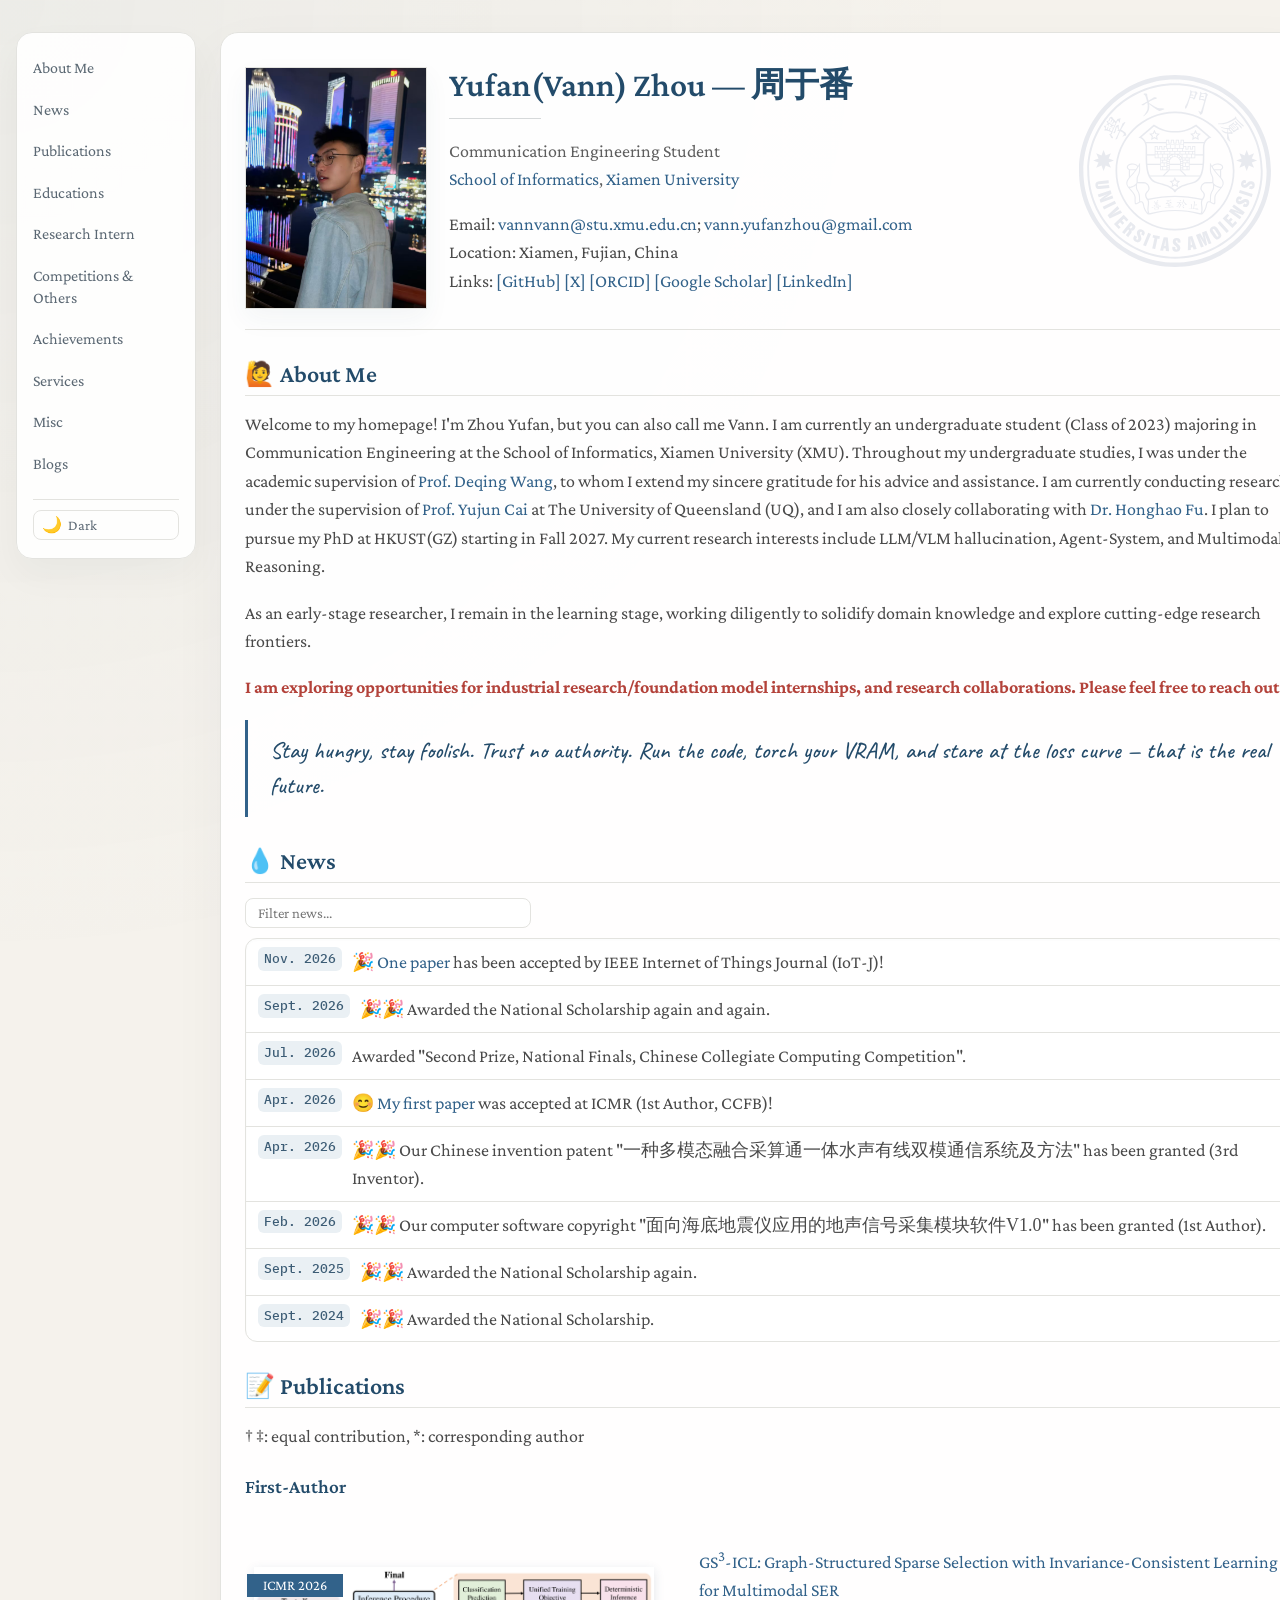
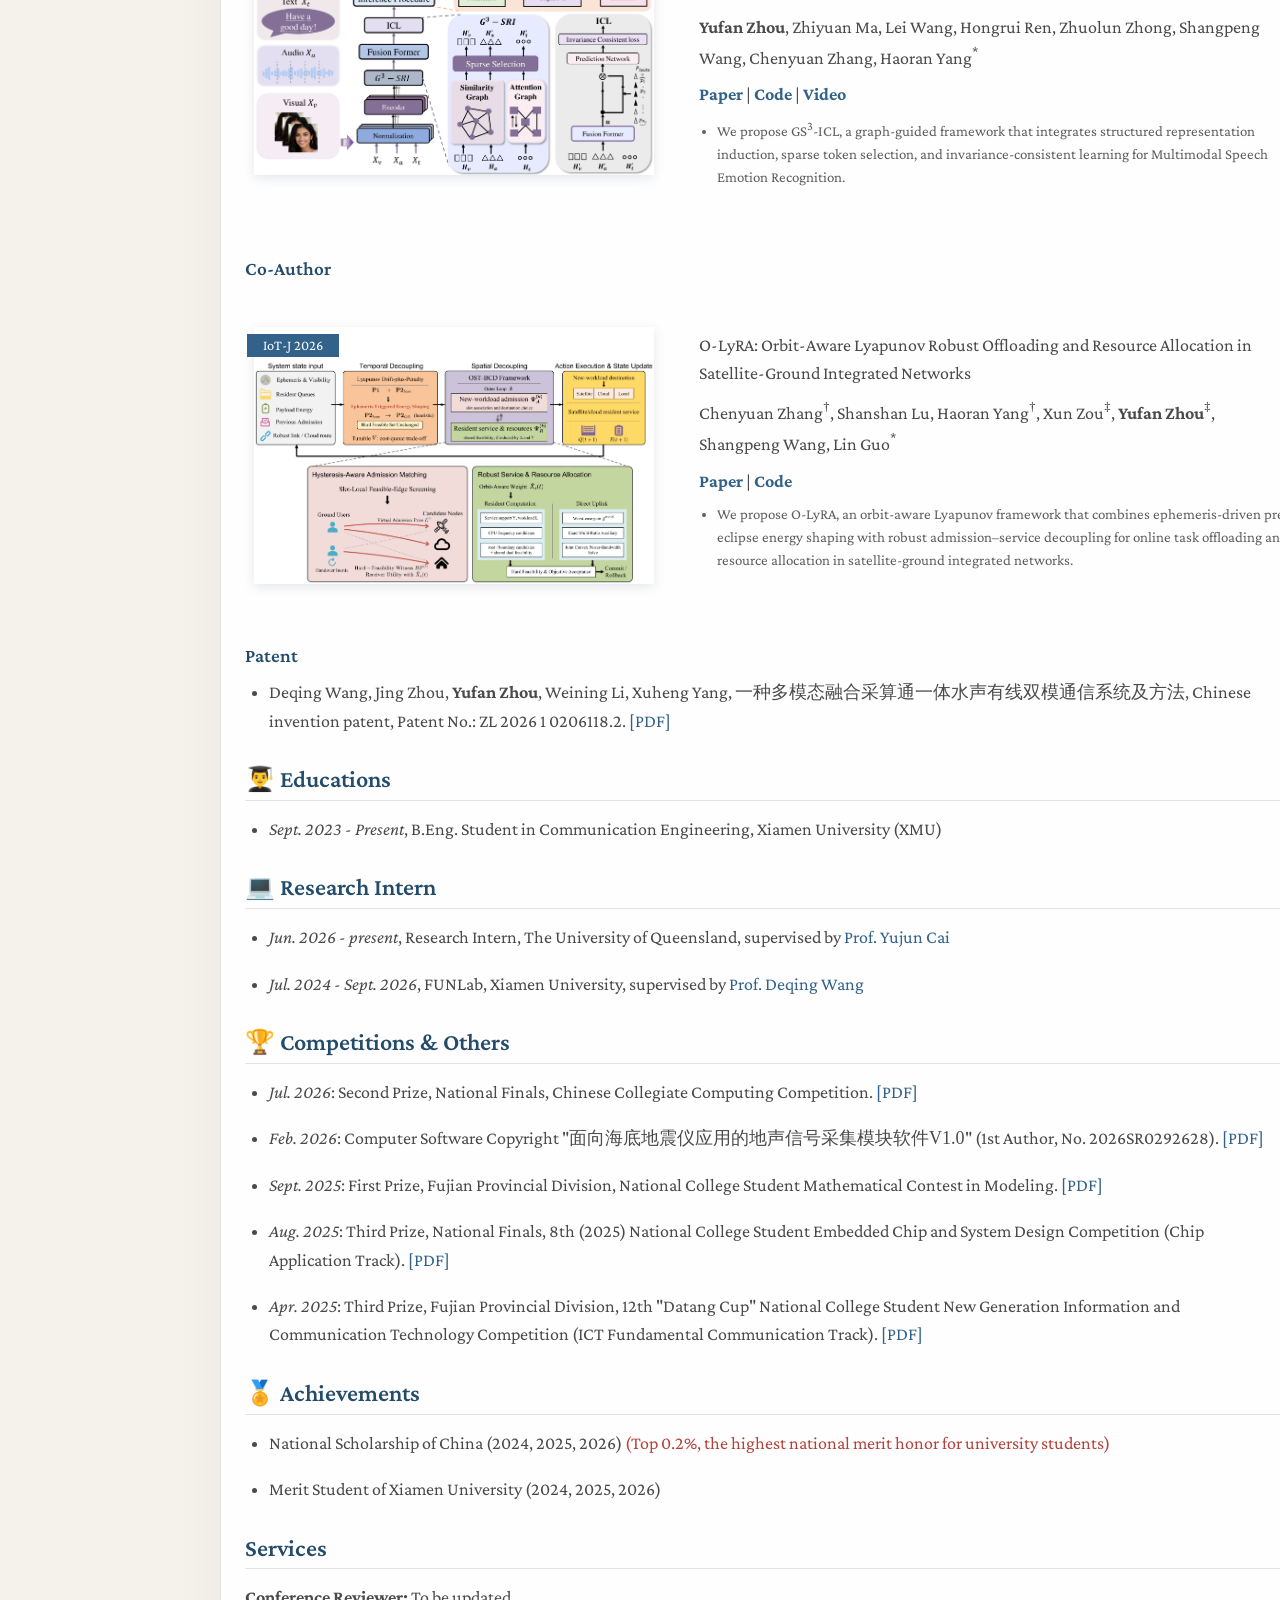
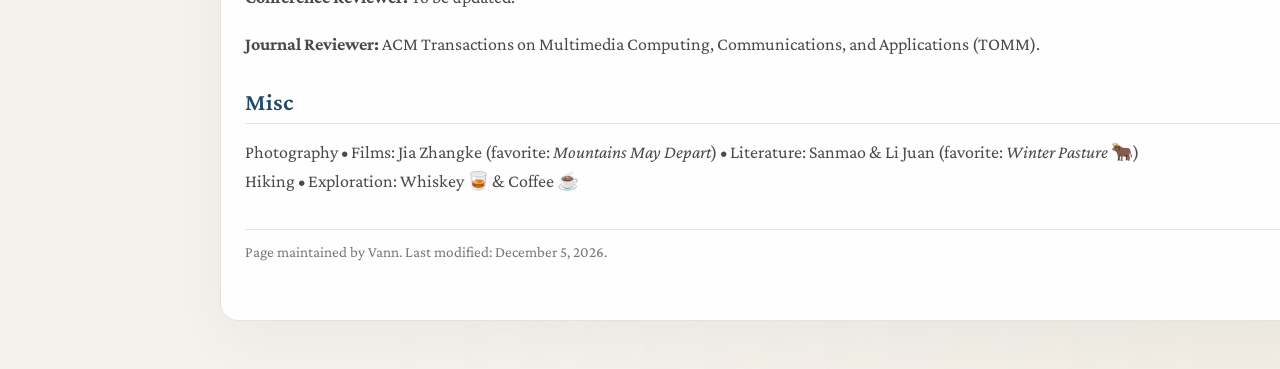
<file: index.html>
<!DOCTYPE html>
<html lang="en">
<head>
  <meta charset="utf-8">
  <meta http-equiv="X-UA-Compatible" content="IE=edge">
  <meta name="viewport" content="width=device-width, initial-scale=1">
  <title>Yufan Zhou - Vann's Home</title>
  <meta name="description" content="Personal homepage of Yufan Zhou (Vann), a Communication Engineering student at Xiamen University. Find research interests, publications, academic service, awards, and CV.">
  <meta name="keywords" content="Yufan Zhou, vann, Communication Engineering, Xiamen University, MATLAB, FPGA, signal processing, homepage">
  <meta name="theme-color" content="#ffffff">
  <link rel="canonical" href="https://yufanzhou142.github.io/">
  <link rel="icon" type="image/svg+xml" href="favicon.svg">
  <meta property="og:type" content="website">
  <meta property="og:title" content="Yufan Zhou - Vann's Home">
  <meta property="og:description" content="Personal homepage of Yufan Zhou (Vann), a Communication Engineering student at Xiamen University. Find research interests, publications, academic service, awards, and CV.">
  <meta property="og:url" content="https://yufanzhou142.github.io/">
  <meta property="og:image" content="https://yufanzhou142.github.io/assets/vann1.jpg">
  <meta property="og:site_name" content="Vann(Yufan) Zhou">
  <meta name="twitter:card" content="summary_large_image">
  <meta name="twitter:title" content="Yufan Zhou - Vann's Home">
  <meta name="twitter:description" content="Personal homepage of Yufan Zhou (Vann), a Communication Engineering student at Xiamen University. Find research interests, publications, academic service, awards, and CV.">
  <meta name="twitter:image" content="https://yufanzhou142.github.io/assets/vann1.jpg">
  <link rel="preconnect" href="https://fonts.googleapis.com">
  <link rel="preconnect" href="https://fonts.gstatic.com" crossorigin>
  <link href="https://fonts.googleapis.com/css2?family=Caveat:wght@400;500;600&family=Crimson+Pro:wght@400;500;600&family=IBM+Plex+Mono:wght@400;500&display=swap" rel="stylesheet">
  <link rel="stylesheet" href="css/style.css">
  <link rel="stylesheet" href="css/news.css">
</head>
<body>
  <div class="page">
    <div class="layout">
      <aside class="side-nav" aria-label="Section navigation">
        <a href="#about">About Me</a>
        <a href="#news">News</a>
        <a href="#papers">Publications</a>
        <a href="#educations">Educations</a>
        <a href="#research-intern">Research Intern</a>
        <a href="#competitions">Competitions &amp; Others</a>
        <a href="#achievements">Achievements</a>
        <a href="#service">Services</a>
        <a href="#misc">Misc</a>
        <a href="blog.html">Blogs</a>
        <div class="theme-toggle">
          <button type="button" class="theme-toggle-btn" id="theme-toggle" aria-label="Toggle dark mode">
            <span class="icon" id="theme-icon">🌙</span>
            <span id="theme-label">Dark</span>
          </button>
        </div>
      </aside>

      <div class="content">
        <section id="top" class="section-block intro-section">
          <div class="intro">
            <div class="intro-photo">
              <img
                src="assets/vann1.jpg"
                alt="Portrait of Yufan Zhou"
                onerror="this.onerror=null;this.src='assets/avatar-placeholder.svg';"
              >
            </div>
            <div class="intro-text">
              <h1>Yufan(Vann) Zhou — 周于番</h1>
              <div class="name-divider"></div>
              <p class="title-line">
                Communication Engineering Student<br>
                <a href="https://informatics.xmu.edu.cn/" target="_blank" rel="noreferrer">School of Informatics</a>,
                <a href="https://en.xmu.edu.cn/" target="_blank" rel="noreferrer">Xiamen University</a>
              </p>
              <p>
                Email: <a href="mailto:vannvann@stu.xmu.edu.cn">vannvann@stu.xmu.edu.cn</a>; <a href="mailto:vann.yufanzhou@gmail.com">vann.yufanzhou@gmail.com</a><br>
                Location: Xiamen, Fujian, China<br>
                Links:
                <a href="https://github.com/YuFanZhou142" target="_blank" rel="noreferrer">[GitHub]</a>
                <a href="https://x.com/vannvann142" target="_blank" rel="noreferrer">[X]</a>
                <a href="https://orcid.org/0009-0006-8266-0839" target="_blank" rel="noreferrer">[ORCID]</a>
                <a href="https://scholar.google.com/citations?user=rvM9Z9IAAAAJ&hl=zh-CN" target="_blank" rel="noreferrer">[Google Scholar]</a>
                <a href="https://www.linkedin.com/in/yufan-zhou-042987370/" target="_blank" rel="noreferrer">[LinkedIn]</a>
              </p>
            </div>
          </div>
        </section>

        <section id="about" class="section-block">
          <h2>🙋 About Me</h2>
          <p>
            Welcome to my homepage! I'm Zhou Yufan, but you can also call me Vann. I am currently an undergraduate student (Class of 2023) majoring in Communication Engineering
            at the School of Informatics, Xiamen University (XMU). Throughout my undergraduate studies, I was under the academic supervision of <a href="https://funlab2017.github.io/deqing.html" target="_blank" rel="noreferrer">Prof. Deqing Wang</a>,
            to whom I extend my sincere gratitude for his advice and assistance. I am currently conducting research under the supervision of <a href="https://vanoracai.github.io/" target="_blank" rel="noreferrer">Prof. Yujun Cai</a> at The University of Queensland (UQ),
            and I am also closely collaborating with <a href="https://romgai.github.io/" target="_blank" rel="noreferrer">Dr. Honghao Fu</a>.
            I plan to pursue my PhD at HKUST(GZ) starting in Fall 2027.
            My current research interests include LLM/VLM hallucination, Agent-System,
            and Multimodal Reasoning.
          </p>
          <p>
            As an early-stage researcher, I remain in the learning stage, working diligently to solidify domain knowledge and explore cutting-edge research frontiers.
          </p>
          <p>
            <strong class="text-accent">I am exploring opportunities for industrial research/foundation model internships, and research collaborations. Please feel free to reach out!</strong>
          </p>
          <p class="motto">
            Stay hungry, stay foolish. Trust no authority. Run the code, torch your VRAM, and stare at the loss
            curve — that is the real future.
          </p>
        </section>

        <section id="news" class="section-block">
          <h2>💧 News</h2>
          <div class="news-container">
            <div class="news-filter">
              <input type="text" id="newsFilterInput" placeholder="Filter news..." aria-label="Filter news">
            </div>
            <div class="news-list" id="newsList">
              <div class="news-item" data-date="2026-11">
                <div class="news-date-block">Nov. 2026</div>
                <div class="news-content">🎉 <a href="#paper-olyra">One paper</a> has been accepted by IEEE Internet of Things Journal (IoT-J)!</div>
              </div>
              <div class="news-item" data-date="2026-09">
                <div class="news-date-block">Sept. 2026</div>
                <div class="news-content">🎉🎉 Awarded the National Scholarship again and again.</div>
              </div>
              <div class="news-item" data-date="2026-07">
                <div class="news-date-block">Jul. 2026</div>
                <div class="news-content">Awarded "Second Prize, National Finals, Chinese Collegiate Computing Competition".</div>
              </div>
              <div class="news-item" data-date="2026-04">
                <div class="news-date-block">Apr. 2026</div>
                <div class="news-content">😊 <a href="#paper-gs3-icl">My first paper</a> was accepted at ICMR (1st Author, CCFB)!</div>
              </div>
              <div class="news-item" data-date="2026-04">
                <div class="news-date-block">Apr. 2026</div>
                <div class="news-content">🎉🎉 Our Chinese invention patent "<span class="zh-song">一种多模态融合采算通一体水声有线双模通信系统及方法</span>" has been granted (3rd Inventor).</div>
              </div>
              <div class="news-item" data-date="2026-02">
                <div class="news-date-block">Feb. 2026</div>
                <div class="news-content">🎉🎉 Our computer software copyright "<span class="zh-song">面向海底地震仪应用的地声信号采集模块软件V1.0</span>" has been granted (1st Author).</div>
              </div>
              <div class="news-item" data-date="2025-09">
                <div class="news-date-block">Sept. 2025</div>
                <div class="news-content">🎉🎉 Awarded the National Scholarship again.</div>
              </div>
              <div class="news-item" data-date="2024-09">
                <div class="news-date-block">Sept. 2024</div>
                <div class="news-content">🎉🎉 Awarded the National Scholarship.</div>
              </div>
            </div>
          </div>
        </section>

        <section id="papers" class="section-block">
          <h2>📝 Publications</h2>
          <p>† ‡: equal contribution, *: corresponding author</p>

          <h3 class="publication-subheading">First-Author</h3>
          <div class="paper-box" id="paper-gs3-icl">
            <div class="paper-box-image">
              <div>
                <div class="badge">ICMR 2026</div>
                <img src="paper-fig/icmr-ser/method.png" alt="GS³-ICL method overview" width="100%">
              </div>
            </div>
            <div class="paper-box-text">
              <p><a href="https://doi.org/10.1145/3805622.3810766" target="_blank" rel="noreferrer noopener">GS<sup>3</sup>-ICL: Graph-Structured Sparse Selection with Invariance-Consistent Learning for Multimodal SER</a></p>
              <p><strong>Yufan Zhou</strong>, Zhiyuan Ma, Lei Wang, Hongrui Ren, Zhuolun Zhong, Shangpeng Wang, Chenyuan Zhang, Haoran Yang<sup>*</sup></p>
              <p><a href="assets/files/GS3-ICL.pdf" target="_blank" rel="noreferrer noopener"><strong>Paper</strong></a> | <a href="https://github.com/YuFanZhou142/GS3-ICL" target="_blank" rel="noreferrer noopener"><strong>Code</strong></a> | <a href="https://www.youtube.com/watch?v=BfheLvAfwCc" target="_blank" rel="noreferrer noopener"><strong>Video</strong></a></p>
              <ul>
                <li>We propose GS<sup>3</sup>-ICL, a graph-guided framework that integrates structured representation induction, sparse token selection, and invariance-consistent learning for Multimodal Speech Emotion Recognition.</li>
              </ul>
            </div>
          </div>

          <h3 class="publication-subheading">Co-Author</h3>
          <div class="paper-box" id="paper-olyra">
            <div class="paper-box-image">
              <div>
                <div class="badge">IoT-J 2026</div>
                <img src="paper-fig/iotj-olyra/method.png" alt="O-LyRA framework overview" width="100%">
              </div>
            </div>
            <div class="paper-box-text">
              <p>O-LyRA: Orbit-Aware Lyapunov Robust Offloading and Resource Allocation in Satellite-Ground Integrated Networks</p>
              <p>Chenyuan Zhang<sup>†</sup>, Shanshan Lu, Haoran Yang<sup>†</sup>, Xun Zou<sup>‡</sup>, <strong>Yufan Zhou</strong><sup>‡</sup>, Shangpeng Wang, Lin Guo<sup>*</sup></p>
              <p><a href="assets/files/o-lyra.pdf" target="_blank" rel="noreferrer noopener"><strong>Paper</strong></a> | <a href="https://github.com/chenyuan-star/CSTK" target="_blank" rel="noreferrer noopener"><strong>Code</strong></a></p>
              <ul>
                <li>We propose O-LyRA, an orbit-aware Lyapunov framework that combines ephemeris-driven pre-eclipse energy shaping with robust admission–service decoupling for online task offloading and resource allocation in satellite-ground integrated networks.</li>
              </ul>
            </div>
          </div>

          <h3 class="publication-subheading">Patent</h3>
          <ul>
            <li>
              <p>Deqing Wang, Jing Zhou, <strong>Yufan Zhou</strong>, Weining Li, Xuheng Yang, <span class="zh-song">一种多模态融合采算通一体水声有线双模通信系统及方法</span>, Chinese invention patent, Patent No.: ZL 2026 1 0206118.2. <a href="assets/files/chinese-invention-patent-2026-certificate.pdf" target="_blank" rel="noreferrer noopener">[PDF]</a></p>
            </li>
          </ul>

        </section>

        <section id="educations" class="section-block">
          <h2>👨‍🎓 Educations</h2>
          <ul>
            <li>
              <p><em>Sept. 2023 - Present</em>, B.Eng. Student in Communication Engineering, Xiamen University (XMU)</p>
            </li>
          </ul>
        </section>

        <section id="research-intern" class="section-block">
          <h2>💻 Research Intern</h2>
          <ul>
            <li>
              <p><em>Jun. 2026 - present</em>, Research Intern, The University of Queensland, supervised by <a href="https://vanoracai.github.io/" target="_blank" rel="noreferrer noopener">Prof. Yujun Cai</a></p>
            </li>
            <li>
              <p><em>Jul. 2024 - Sept. 2026</em>, FUNLab, Xiamen University, supervised by <a href="https://funlab2017.github.io/deqing.html" target="_blank" rel="noreferrer noopener">Prof. Deqing Wang</a></p>
            </li>
          </ul>
        </section>

        <section id="competitions" class="section-block">
          <h2>🏆 Competitions &amp; Others</h2>
          <ul>
            <li>
              <p><em>Jul. 2026</em>: Second Prize, National Finals, Chinese Collegiate Computing Competition. <a href="assets/files/computing-competition-2026-certificate.pdf" target="_blank" rel="noreferrer">[PDF]</a></p>
            </li>
            <li>
              <p><em>Feb. 2026</em>: Computer Software Copyright "<span class="zh-song">面向海底地震仪应用的地声信号采集模块软件V1.0</span>" (1st Author, No. 2026SR0292628). <a href="assets/files/Certificate of Computer Software Copyright Registration.pdf" target="_blank" rel="noreferrer">[PDF]</a></p>
            </li>
            <li>
              <p><em>Sept. 2025</em>: First Prize, Fujian Provincial Division, National College Student Mathematical Contest in Modeling. <a href="assets/files/math-modeling-2025-proof.pdf" target="_blank" rel="noreferrer">[PDF]</a></p>
            </li>
            <li>
              <p><em>Aug. 2025</em>: Third Prize, National Finals, 8th (2025) National College Student Embedded Chip and System Design Competition (Chip Application Track). <a href="assets/files/embedded-competition-2025-proof.pdf" target="_blank" rel="noreferrer">[PDF]</a></p>
            </li>
            <li>
              <p><em>Apr. 2025</em>: Third Prize, Fujian Provincial Division, 12th "Datang Cup" National College Student New Generation Information and Communication Technology Competition (ICT Fundamental Communication Track). <a href="assets/files/datang-cup-2025-proof.pdf" target="_blank" rel="noreferrer">[PDF]</a></p>
            </li>
          </ul>
        </section>

        <section id="achievements" class="section-block">
          <h2>🏅 Achievements</h2>
          <ul>
            <li><p>National Scholarship of China (2024, 2025, 2026) <span class="text-accent">(Top 0.2%, the highest national merit honor for university students)</span></p></li>
            <li><p>Merit Student of Xiamen University (2024, 2025, 2026)</p></li>
          </ul>
        </section>

        <section id="service" class="section-block">
          <h2>Services</h2>
          <p><strong>Conference Reviewer:</strong> To be updated.</p>
          <p><strong>Journal Reviewer:</strong> ACM Transactions on Multimedia Computing, Communications, and Applications (TOMM).</p>
        </section>

        <section id="misc" class="section-block">
          <h2>Misc</h2>
          <p>
            Photography • Films: Jia Zhangke (favorite: <em>Mountains May Depart</em>) • Literature: Sanmao &amp; Li Juan (favorite: <em>Winter Pasture</em> 🐂)<br>
            Hiking • Exploration: Whiskey 🥃 &amp; Coffee ☕
          </p>
        </section>

        <div class="footer-note">
          Page maintained by Vann. Last modified: <span id="last-modified">July 11, 2026</span>.
        </div>
      </div>
    </div>
  </div>
<script>
  (function() {
    var root = document.documentElement;
    var btn = document.getElementById('theme-toggle');
    var icon = document.getElementById('theme-icon');
    var label = document.getElementById('theme-label');

    function getStored() { return localStorage.getItem('theme'); }
    function isDark() {
      return getStored() === 'dark';
    }

    function apply(dark) {
      if (dark) {
        root.setAttribute('data-theme', 'dark');
        icon.textContent = '☀️';
        label.textContent = 'Light';
      } else {
        root.setAttribute('data-theme', 'light');
        icon.textContent = '🌙';
        label.textContent = 'Dark';
      }
      document.querySelector('meta[name="theme-color"]')
        .setAttribute('content', dark ? '#111827' : '#ffffff');
    }

    apply(isDark());

    btn.addEventListener('click', function() {
      var next = !isDark();
      localStorage.setItem('theme', next ? 'dark' : 'light');
      apply(next);
    });
  })();
</script>
<script>
  (function() {
    var months = ['January','February','March','April','May','June','July','August','September','October','November','December'];
    var d = new Date(document.lastModified);
    var formatted = months[d.getMonth()] + ' ' + d.getDate() + ', ' + d.getFullYear();
    var el = document.getElementById('last-modified');
    if (el) el.textContent = formatted;
  })();
</script>
<script src="https://cdnjs.cloudflare.com/ajax/libs/jquery/3.7.1/jquery.min.js"></script>
<script src="js/news-filter.js"></script>
</body>
</html>
</file>
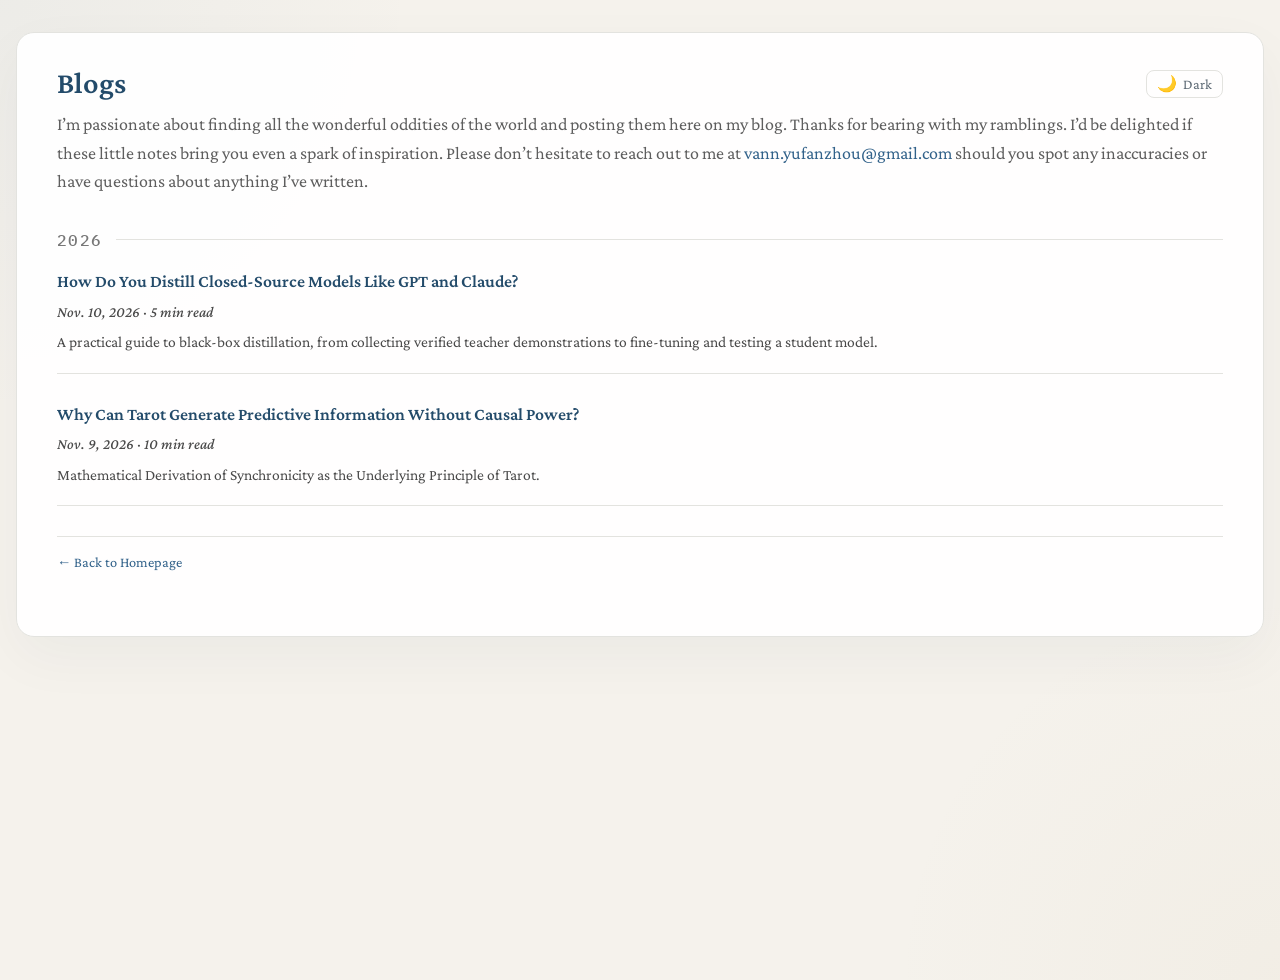
<file: blog.html>
<!DOCTYPE html>
<html lang="en">
<head>
  <meta charset="utf-8">
  <meta http-equiv="X-UA-Compatible" content="IE=edge">
  <meta name="viewport" content="width=device-width, initial-scale=1">
  <title>Yufan Zhou — Blogs</title>
  <meta name="description" content="Blog posts by Yufan Zhou (Vann), a Communication Engineering student at Xiamen University, on multimodal reasoning, LLM/VLM hallucination, and agent systems.">
  <meta name="theme-color" content="#ffffff">
  <link rel="canonical" href="https://yufanzhou142.github.io/blog.html">
  <link rel="icon" type="image/svg+xml" href="favicon.svg">
  <meta property="og:type" content="website">
  <meta property="og:title" content="Yufan Zhou — Blogs">
  <meta property="og:description" content="Blog posts by Yufan Zhou (Vann) on multimodal reasoning, LLM/VLM hallucination, and agent systems.">
  <meta property="og:url" content="https://yufanzhou142.github.io/blog.html">
  <meta property="og:image" content="https://yufanzhou142.github.io/assets/vann1.jpg">
  <meta property="og:site_name" content="Vann(Yufan) Zhou">
  <meta name="twitter:card" content="summary_large_image">
  <meta name="twitter:title" content="Yufan Zhou — Blogs">
  <meta name="twitter:description" content="Blog posts by Yufan Zhou (Vann) on multimodal reasoning, LLM/VLM hallucination, and agent systems.">
  <meta name="twitter:image" content="https://yufanzhou142.github.io/assets/vann1.jpg">
  <link rel="preconnect" href="https://fonts.googleapis.com">
  <link rel="preconnect" href="https://fonts.gstatic.com" crossorigin>
  <link href="https://fonts.googleapis.com/css2?family=Crimson+Pro:wght@400;500;600&family=IBM+Plex+Mono:wght@400;500&display=swap" rel="stylesheet">
  <link rel="stylesheet" href="css/style.css">
  <link rel="stylesheet" href="css/blog.css">
</head>
<body>
  <div class="page blog-page">
    <div class="content">
      <div class="blog-topbar">
        <h1>Blogs</h1>
        <button type="button" class="theme-toggle-btn blog-theme" id="theme-toggle" aria-label="Toggle dark mode">
          <span class="icon" id="theme-icon">🌙</span>
          <span id="theme-label">Dark</span>
        </button>
      </div>

      <p class="blog-intro">
        I’m passionate about finding all the wonderful oddities of the world and posting them here on my blog. Thanks for bearing with my ramblings. I’d be delighted if these little notes bring you even a spark of inspiration. Please don’t hesitate to reach out to me at <a href="mailto:vann.yufanzhou@gmail.com">vann.yufanzhou@gmail.com</a> should you spot any inaccuracies or have questions about anything I’ve written.
      </p>

      <section class="archive-year">
        <h2 class="archive-year-label">2026</h2>
        <ul class="archive-list">
          <li class="archive-item">
            <a class="archive-title" href="posts/vann-distillation1.html">How Do You Distill Closed-Source Models Like GPT and Claude?</a>
            <div class="archive-meta">Nov. 10, 2026 · 5 min read</div>
            <p class="archive-excerpt">A practical guide to black-box distillation, from collecting verified teacher demonstrations to fine-tuning and testing a student model.</p>
          </li>
          <li class="archive-item">
            <a class="archive-title" href="posts/vann-tarot1.html">Why Can Tarot Generate Predictive Information Without Causal Power?</a>
            <div class="archive-meta">Nov. 9, 2026 · 10 min read</div>
            <p class="archive-excerpt">Mathematical Derivation of Synchronicity as the Underlying Principle of Tarot.</p>
          </li>
        </ul>
      </section>

      <p class="blog-footer">
        <a href="index.html">&larr; Back to Homepage</a>
      </p>
    </div>
  </div>

<script>
  (function() {
    var root = document.documentElement;
    var btn = document.getElementById('theme-toggle');
    var icon = document.getElementById('theme-icon');
    var label = document.getElementById('theme-label');

    function getStored() { return localStorage.getItem('theme'); }
    function isDark() { return getStored() === 'dark'; }

    function apply(dark) {
      if (dark) {
        root.setAttribute('data-theme', 'dark');
        icon.textContent = '☀️';
        label.textContent = 'Light';
      } else {
        root.setAttribute('data-theme', 'light');
        icon.textContent = '🌙';
        label.textContent = 'Dark';
      }
      document.querySelector('meta[name="theme-color"]')
        .setAttribute('content', dark ? '#111827' : '#ffffff');
    }

    apply(isDark());

    btn.addEventListener('click', function() {
      var next = !isDark();
      localStorage.setItem('theme', next ? 'dark' : 'light');
      apply(next);
    });
  })();
</script>
</body>
</html>
</file>
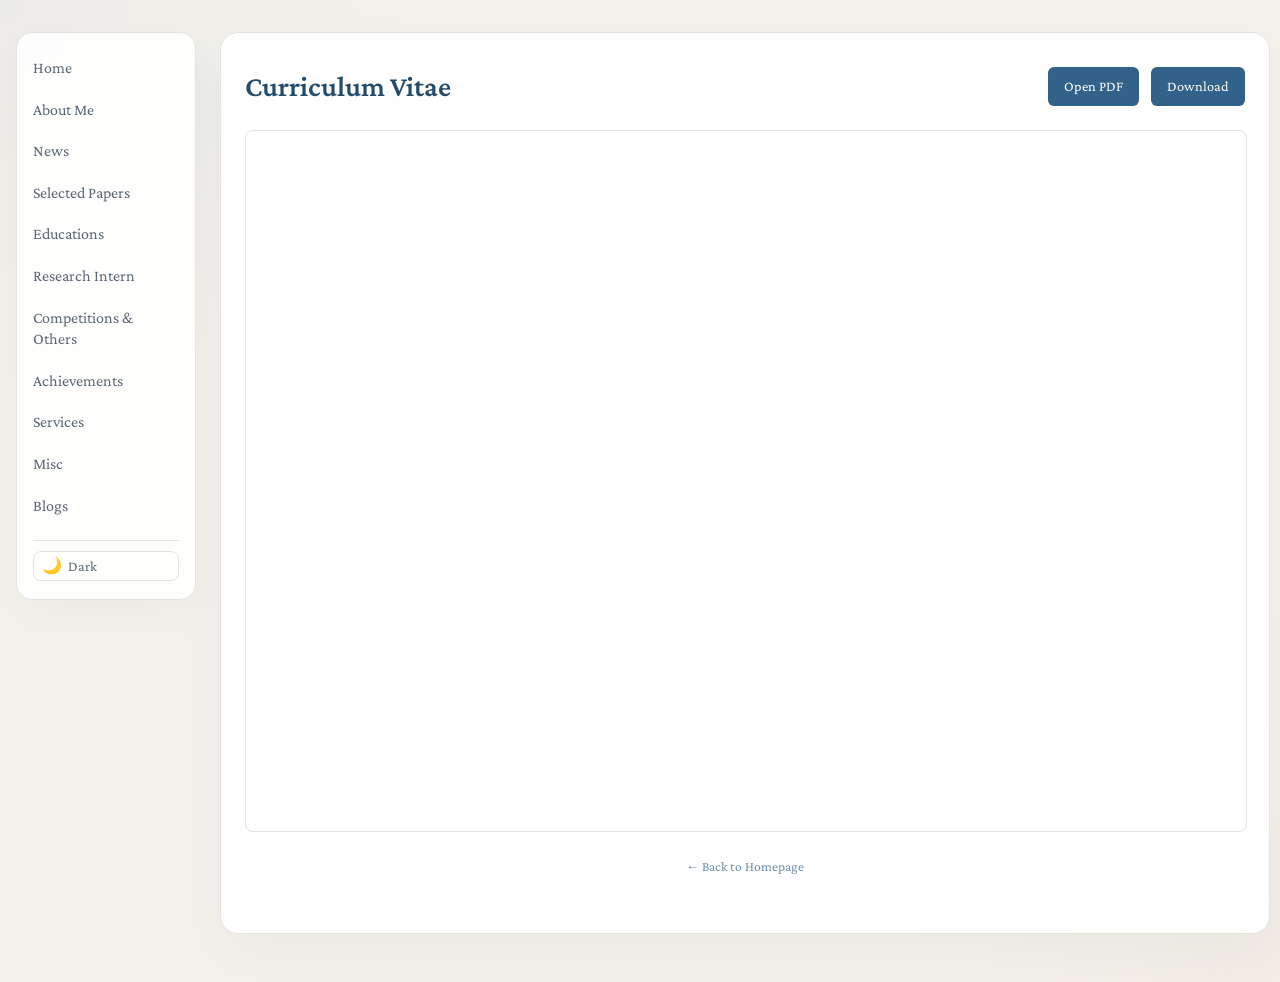
<file: cv.html>
<!DOCTYPE html>
<html lang="en">
<head>
  <meta charset="utf-8">
  <meta http-equiv="X-UA-Compatible" content="IE=edge">
  <meta name="viewport" content="width=device-width, initial-scale=1">
  <title>Yufan Zhou — CV</title>
  <meta name="description" content="Curriculum Vitae of Yufan Zhou, Communication Engineering student at Xiamen University.">
  <meta name="theme-color" content="#ffffff">
  <link rel="canonical" href="https://yufanzhou142.github.io/cv.html">
  <link rel="icon" type="image/svg+xml" href="favicon.svg">
  <meta property="og:type" content="website">
  <meta property="og:title" content="Yufan Zhou — CV">
  <meta property="og:description" content="Curriculum Vitae of Yufan Zhou, Communication Engineering student at Xiamen University.">
  <meta property="og:url" content="https://yufanzhou142.github.io/cv.html">
  <meta property="og:image" content="https://yufanzhou142.github.io/assets/vann1.jpg">
  <meta name="twitter:card" content="summary_large_image">
  <link rel="preconnect" href="https://fonts.googleapis.com">
  <link rel="preconnect" href="https://fonts.gstatic.com" crossorigin>
  <link href="https://fonts.googleapis.com/css2?family=Crimson+Pro:wght@400;500;600&family=IBM+Plex+Mono:wght@400;500&display=swap" rel="stylesheet">
  <link rel="stylesheet" href="css/style.css">
  <style>
    .cv-page .content {
      max-width: 1000px;
    }
    .cv-header {
      display: flex;
      align-items: center;
      justify-content: space-between;
      margin-bottom: 24px;
      flex-wrap: wrap;
      gap: 16px;
    }
    .cv-header h1 {
      margin: 0;
      font-size: 1.8rem;
      color: var(--heading-color);
    }
    .cv-actions {
      display: flex;
      gap: 12px;
      align-items: center;
    }
    .cv-actions a {
      display: inline-block;
      padding: 8px 16px;
      background: var(--link-color);
      color: #fff;
      border-radius: 6px;
      text-decoration: none;
      font-size: 0.9rem;
      font-family: var(--font-mono);
      transition: opacity 0.2s;
    }
    .cv-actions a:hover {
      opacity: 0.85;
    }
    .pdf-container {
      width: 100%;
      height: calc(100vh - 200px);
      min-height: 600px;
      border: 1px solid var(--border-color, #ddd);
      border-radius: 8px;
      overflow: hidden;
      background: var(--bg-content);
    }
    .pdf-container iframe {
      width: 100%;
      height: 100%;
      border: none;
    }
    .cv-footer {
      margin-top: 24px;
      text-align: center;
      color: var(--text-color);
      opacity: 0.7;
      font-size: 0.85rem;
    }
  </style>
</head>
<body>
  <div class="page cv-page">
    <div class="layout">
      <aside class="side-nav" aria-label="Section navigation">
        <a href="index.html#top">Home</a>
        <a href="index.html#about">About Me</a>
        <a href="index.html#news">News</a>
        <a href="index.html#papers">Selected Papers</a>
        <a href="index.html#educations">Educations</a>
        <a href="index.html#research-intern">Research Intern</a>
        <a href="index.html#competitions">Competitions &amp; Others</a>
        <a href="index.html#achievements">Achievements</a>
        <a href="index.html#service">Services</a>
        <a href="index.html#misc">Misc</a>
        <a href="blog.html">Blogs</a>
        <div class="theme-toggle">
          <button type="button" class="theme-toggle-btn" id="theme-toggle" aria-label="Toggle dark mode">
            <span class="icon" id="theme-icon">🌙</span>
            <span id="theme-label">Dark</span>
          </button>
        </div>
      </aside>

      <div class="content">
        <section id="top" class="section-block">
          <div class="cv-header">
            <h1>Curriculum Vitae</h1>
            <div class="cv-actions">
              <a href="cv/Yufan%20Zhou-Xiamen%20University.pdf" target="_blank" rel="noreferrer noopener">Open PDF</a>
              <a href="cv/Yufan%20Zhou-Xiamen%20University.pdf" download>Download</a>
            </div>
          </div>
          <div class="pdf-container">
            <iframe src="cv/Yufan%20Zhou-Xiamen%20University.pdf" title="Yufan Zhou CV PDF"></iframe>
          </div>
        </section>

        <div class="cv-footer">
          <a href="index.html" style="color: var(--link-color);">&larr; Back to Homepage</a>
        </div>
      </div>
    </div>
  </div>

<script>
  (function() {
    var root = document.documentElement;
    var btn = document.getElementById('theme-toggle');
    var icon = document.getElementById('theme-icon');
    var label = document.getElementById('theme-label');

    function getStored() { return localStorage.getItem('theme'); }
    function isDark() { return getStored() === 'dark'; }

    function apply(dark) {
      if (dark) {
        root.setAttribute('data-theme', 'dark');
        icon.textContent = '☀️';
        label.textContent = 'Light';
      } else {
        root.setAttribute('data-theme', 'light');
        icon.textContent = '🌙';
        label.textContent = 'Dark';
      }
      document.querySelector('meta[name="theme-color"]')
        .setAttribute('content', dark ? '#111827' : '#ffffff');
    }

    apply(isDark());

    btn.addEventListener('click', function() {
      var next = !isDark();
      localStorage.setItem('theme', next ? 'dark' : 'light');
      apply(next);
    });
  })();
</script>
</body>
</html>
</file>
<file: css/style.css>
/* ── Light theme (default) ── */
:root {
  --bg-page: #f5f2ec;
  --bg-gradient-a: rgba(50, 98, 138, 0.045);
  --bg-gradient-b: rgba(190, 168, 122, 0.06);
  --bg-content: rgba(255, 255, 255, 0.96);
  --bg-sidenav: rgba(255, 255, 255, 0.9);
  --border-color: #e3e3df;
  --border-light: #e3e3df;
  --divider-color: #d6d9da;
  --heading-color: #234b6a;
  --text-color: #4a4a4a;
  --text-secondary: #5e5e5e;
  --text-muted: #777777;
  --link-color: #32628a;
  --sidenav-text: #5b6873;
  --accent-color: #b3423a;
  --badge-bg: #32628a;
  --badge-text: #ffffff;
  --news-date-bg: #eaf0f4;
  --news-date-text: #3c5c75;
  --news-hover: rgba(50, 98, 138, 0.035);
  --shadow-sidenav: 0 16px 36px rgba(31, 44, 62, 0.04);
  --shadow-content: 0 20px 56px rgba(31, 44, 62, 0.045);
  --shadow-photo: 0 10px 24px rgba(35, 75, 106, 0.05);
  --shadow-paper: 0 3px 10px rgba(35, 75, 106, 0.13);
  --shadow-news: inset 0 1px 3px rgba(35, 75, 106, 0.025);
  --focus-ring: rgba(50, 98, 138, 0.25);
  --emblem-opacity: 0.10;
  --emblem-filter: none;
  --emblem-blend: multiply;
}

/* ── Dark theme (manual toggle) ── */
[data-theme="dark"] {
  --bg-page: #111827;
  --bg-gradient-a: rgba(59, 130, 246, 0.06);
  --bg-gradient-b: rgba(168, 140, 90, 0.04);
  --bg-content: rgba(30, 41, 59, 0.97);
  --bg-sidenav: rgba(30, 41, 59, 0.92);
  --border-color: #354152;
  --border-light: #354152;
  --divider-color: #455269;
  --heading-color: #a3c4de;
  --text-color: #d1d5db;
  --text-secondary: #9ca3af;
  --text-muted: #93a1b2;
  --link-color: #91b9da;
  --sidenav-text: #a5b1c0;
  --accent-color: #f19a90;
  --badge-bg: #3b5f7d;
  --badge-text: #f3f7fb;
  --news-date-bg: #2b4055;
  --news-date-text: #c2d7e8;
  --news-hover: rgba(163, 196, 222, 0.05);
  --shadow-sidenav: 0 16px 36px rgba(0, 0, 0, 0.18);
  --shadow-content: 0 20px 56px rgba(0, 0, 0, 0.2);
  --shadow-photo: 0 10px 24px rgba(0, 0, 0, 0.18);
  --shadow-paper: 0 3px 10px rgba(0, 0, 0, 0.2);
  --shadow-news: inset 0 1px 3px rgba(0, 0, 0, 0.08);
  --focus-ring: rgba(145, 185, 218, 0.3);
  --emblem-opacity: 0.10;
  --emblem-filter: grayscale(1) invert(1);
  --emblem-blend: screen;
}

/* ── Base ── */
body {
  margin: 0;
  padding: 0;
  background:
    radial-gradient(circle at top left, var(--bg-gradient-a), transparent 26%),
    radial-gradient(circle at bottom right, var(--bg-gradient-b), transparent 24%),
    var(--bg-page);
  background-color: var(--bg-page);
  color: var(--text-color);
  font: 18px/1.58 "Crimson Pro", Georgia, serif;
}

html {
  scroll-behavior: smooth;
}

a {
  color: var(--link-color);
  text-decoration: none;
}

a:hover,
a:focus-visible {
  text-decoration: underline;
}

img {
  max-width: 100%;
  display: block;
}

p,
ul {
  margin: 0 0 18px;
}

ul {
  padding-left: 24px;
}

li {
  margin-bottom: 8px;
}

h1,
h2 {
  margin: 0;
  color: var(--heading-color);
  font-weight: 600;
}

h1 {
  font-size: 2.1rem;
  line-height: 1.1;
  margin-bottom: 14px;
}

h2 {
  font-size: 1.5rem;
  line-height: 1.2;
  margin-top: 30px;
  margin-bottom: 14px;
  padding-bottom: 6px;
  border-bottom: 1px solid var(--border-light);
}

.zh-song {
  font-family: "SimSun", "Songti SC", "STSong", serif;
}

.text-accent {
  color: var(--accent-color);
}

.publication-subheading {
  margin: 24px 0 10px;
  color: var(--heading-color);
  font-size: 1.2rem;
  font-weight: 600;
  line-height: 1.25;
}

.motto {
  margin: 4px 0 6px;
  padding: 14px 0 14px 22px;
  border-left: 3px solid var(--link-color);
  color: var(--heading-color);
  font-family: "Caveat", "Segoe Script", "Bradley Hand", cursive;
  font-size: 1.45rem;
  font-weight: 500;
  line-height: 1.5;
}

.page {
  width: 100%;
  min-height: 100vh;
  padding: 32px 0 48px;
}

.layout {
  width: min(1280px, calc(100% - 32px));
  margin: 0 auto;
  display: grid;
  grid-template-columns: 180px minmax(0, 1fr);
  gap: 24px;
  align-items: start;
}

.side-nav {
  position: sticky;
  top: 32px;
  display: flex;
  flex-direction: column;
  gap: 8px;
  padding: 18px 16px;
  background: var(--bg-sidenav);
  border: 1px solid var(--border-color);
  box-shadow: var(--shadow-sidenav);
  border-radius: 16px;
}

.side-nav a {
  display: block;
  padding: 6px 0;
  color: var(--sidenav-text);
  font-size: 1rem;
  line-height: 1.35;
}

.side-nav a:hover,
.side-nav a:focus-visible {
  color: var(--heading-color);
  text-decoration: none;
}

.content {
  width: 100%;
  margin: 0;
  padding: 34px 24px 56px;
  background: var(--bg-content);
  border: 1px solid var(--border-color);
  box-shadow: var(--shadow-content);
  border-radius: 18px;
}

.intro-section {
  position: relative;
}

/* Vector emblem: https://commons.wikimedia.org/wiki/File:Xiamen_University_logo.svg */
.intro-section::before {
  content: "";
  position: absolute;
  top: 8px;
  right: 18px;
  width: clamp(176px, 15vw, 216px);
  aspect-ratio: 1;
  background: url("../assets/xmu-emblem.svg") center / contain no-repeat;
  opacity: var(--emblem-opacity);
  filter: var(--emblem-filter);
  mix-blend-mode: var(--emblem-blend);
  pointer-events: none;
  z-index: 0;
}

@media (max-width: 1139px) {
  .intro-section::before {
    display: none;
  }
}

.intro {
  position: relative;
  z-index: 1;
  display: grid;
  grid-template-columns: 180px 1fr;
  gap: 24px;
  align-items: start;
  margin-bottom: 22px;
  padding-bottom: 16px;
  border-bottom: 1px solid var(--border-color);
}

.intro-photo img {
  width: 180px;
  height: 240px;
  object-fit: cover;
  border: 1px solid var(--border-color);
  box-shadow: var(--shadow-photo);
}

.intro-text {
  min-width: 0;
}

.name-divider {
  width: 92px;
  height: 1px;
  margin: 0 0 18px;
  background: var(--divider-color);
}

.title-line {
  color: var(--text-secondary);
  margin-bottom: 16px;
}

.title-line a {
  color: var(--link-color);
}

.section-block {
  scroll-margin-top: 28px;
}

.section-block + .section-block {
  margin-top: 4px;
}

.footer-note {
  margin-top: 34px;
  padding-top: 10px;
  border-top: 1px solid var(--border-light);
  color: var(--text-muted);
  font-size: 0.95rem;
}

a:focus-visible {
  outline: 2px solid var(--focus-ring);
  outline-offset: 3px;
}

/* ── Paper cards ── */
.paper-box {
  display: flex;
  align-items: center;
  padding: 2em 0 2em 0;
  scroll-margin-top: 28px;
}

.paper-box .paper-box-image {
  flex: 0 0 40%;
  display: flex;
  justify-content: center;
}

.paper-box .paper-box-image > div {
  position: relative;
}

.paper-box .paper-box-image .badge {
  padding-left: 1rem;
  padding-right: 1rem;
  position: absolute;
  margin-top: 0.5em;
  margin-left: -0.5em;
  color: var(--badge-text);
  background-color: var(--badge-bg);
  font-size: 0.8em;
}

.paper-box .paper-box-image img {
  max-width: 400px;
  box-shadow: var(--shadow-paper);
  object-fit: cover;
}

.paper-box .paper-box-text {
  flex: 1;
  padding-left: 2em;
}

.paper-box .paper-box-text p {
  margin: 0 0 8px;
}

.paper-box .paper-box-text a {
  color: var(--link-color);
}

.paper-box .paper-box-text ul {
  margin: 4px 0 0;
  padding-left: 18px;
}

.paper-box .paper-box-text ul li {
  color: var(--text-secondary);
  font-size: 0.93rem;
  line-height: 1.55;
}

@media (max-width: 559px) {
  .paper-box {
    flex-direction: column;
  }

  .paper-box .paper-box-image {
    flex: none;
    width: 100%;
    order: 2;
  }

  .paper-box .paper-box-text {
    flex: none;
    width: 100%;
    padding-left: 0;
    order: 1;
  }
}

/* ── Dark mode toggle ── */
.theme-toggle {
  display: flex;
  align-items: center;
  justify-content: center;
  margin-top: 10px;
  padding-top: 10px;
  border-top: 1px solid var(--border-color);
}

.theme-toggle-btn {
  display: flex;
  align-items: center;
  gap: 6px;
  width: 100%;
  padding: 6px 8px;
  background: transparent;
  border: 1px solid var(--border-color);
  border-radius: 8px;
  color: var(--sidenav-text);
  font-family: "Crimson Pro", Georgia, serif;
  font-size: 0.9rem;
  cursor: pointer;
  transition: background 0.2s, color 0.2s, border-color 0.2s;
}

.theme-toggle-btn:hover {
  background: rgba(128, 128, 128, 0.08);
  color: var(--heading-color);
  border-color: var(--heading-color);
}

.theme-toggle-btn .icon {
  font-size: 1rem;
  line-height: 1;
}

/* ── Responsive: tablet ── */
@media print, screen and (max-width: 960px) {
  .layout {
    width: auto;
    grid-template-columns: 1fr;
    gap: 14px;
    margin: 0 14px;
  }

  .side-nav {
    position: static;
    flex-direction: row;
    flex-wrap: wrap;
    align-items: center;
    gap: 10px 16px;
  }

  .content {
    width: auto;
    padding: 28px 18px 44px;
    margin: 0;
  }

  .theme-toggle {
    width: auto;
    margin-top: 0;
    padding-top: 0;
    border-top: none;
  }
}

/* ── Responsive: mobile ── */
@media print, screen and (max-width: 640px) {
  body {
    font-size: 17px;
  }

  .intro {
    grid-template-columns: 1fr;
    gap: 16px;
  }

  .intro-photo {
    display: flex;
    justify-content: center;
  }

  .intro-photo img {
    width: 150px;
    height: 200px;
  }

  .intro-text {
    text-align: center;
  }

  .name-divider {
    margin: 0 auto 18px;
  }

  .page {
    padding-top: 12px;
    padding-bottom: 24px;
  }

  .content {
    border-radius: 14px;
    padding: 22px 16px 36px;
  }

  .side-nav {
    padding: 12px 12px 10px;
    gap: 6px 12px;
  }

  .side-nav a {
    font-size: 0.92rem;
    padding: 4px 0;
  }

  h1 {
    font-size: 1.7rem;
  }

  h2 {
    font-size: 1.3rem;
  }

  .motto {
    font-size: 1.22rem;
    padding: 12px 0 12px 18px;
  }

  .paper-box .paper-box-image img {
    max-width: 100%;
    box-shadow: var(--shadow-paper);
  }
}

@media print, screen and (max-width: 380px) {
  .side-nav {
    gap: 4px 10px;
  }

  .side-nav a {
    font-size: 0.85rem;
  }

  h1 {
    font-size: 1.5rem;
  }
}
</file>
<file: css/news.css>
/* ==========================================================================
   News Section
   ========================================================================== */

.news-container {
  margin: 0.8em 0;
}

.news-filter {
  margin-bottom: 0.6em;
}

.news-filter input {
  width: 100%;
  max-width: 260px;
  padding: 6px 12px;
  font-size: 0.82em;
  font-family: "Crimson Pro", Georgia, serif;
  color: var(--text-color);
  background: var(--bg-content);
  border: 1px solid var(--border-color);
  border-radius: 8px;
  outline: none;
  transition: border-color 0.2s ease;
}

.news-filter input::placeholder {
  color: var(--text-muted);
}

.news-filter input:focus {
  border-color: var(--heading-color);
  box-shadow: 0 0 0 2px var(--focus-ring);
}

.news-list {
  max-height: 420px;
  overflow-y: scroll;
  border: 1px solid var(--border-color);
  border-radius: 12px;
  background: var(--bg-content);
  box-shadow: var(--shadow-news);
}

/* Always show scrollbar */
.news-list::-webkit-scrollbar {
  width: 8px;
}

.news-list::-webkit-scrollbar-track {
  background: var(--bg-page);
  border-radius: 0 14px 14px 0;
}

.news-list::-webkit-scrollbar-thumb {
  background: var(--border-light);
  border-radius: 4px;
  border: 2px solid var(--bg-content);
}

.news-list::-webkit-scrollbar-thumb:hover {
  background: var(--divider-color);
}

.news-item {
  display: flex;
  align-items: flex-start;
  gap: 10px;
  padding: 8px 12px;
  border-bottom: 1px solid var(--border-color);
  transition: background-color 0.15s ease;
}

.news-item:last-child {
  border-bottom: none;
}

.news-item:hover {
  background-color: var(--news-hover);
}

.news-item.hidden {
  display: none;
}

.news-date-block {
  flex-shrink: 0;
  display: flex;
  align-items: center;
  justify-content: center;
  min-width: 48px;
  padding: 4px 6px;
  background: var(--news-date-bg);
  border-radius: 6px;
  color: var(--news-date-text);
  line-height: 1.2;
  font-size: 0.72em;
  font-weight: 500;
  font-family: "IBM Plex Mono", monospace;
}

.news-content {
  font-size: 1em;
  line-height: 1.55;
  color: var(--text-color);
  padding-top: 2px;
}

.news-content a {
  color: var(--link-color);
  text-decoration: none;
}

.news-content a:hover {
  text-decoration: underline;
}
</file>
<file: css/blog.css>
/* ==========================================================================
   Blog pages: year archive and article layout
   ========================================================================== */

.blog-page {
  width: min(1280px, calc(100% - 32px));
  margin: 0 auto;
  padding: 32px 0 48px;
}

.blog-page .content {
  box-sizing: border-box;
  width: 100%;
  padding: 34px 40px 44px;
}

.blog-topbar {
  display: flex;
  align-items: center;
  justify-content: space-between;
  gap: 16px;
  margin-bottom: 10px;
}

.blog-topbar h1 {
  margin: 0;
  font-size: 1.9rem;
}

.blog-theme {
  flex: none;
  width: auto;
  padding: 5px 10px;
}

.article-back {
  color: var(--text-muted);
  font-family: "IBM Plex Mono", monospace;
  font-size: 0.76rem;
  letter-spacing: 0.02em;
}

.article-back:hover,
.article-back:focus-visible {
  color: var(--link-color);
  text-decoration: underline;
}

.blog-intro {
  margin-bottom: 30px;
  color: var(--text-secondary);
}

/* ── Year archive ── */
.archive-year {
  margin-top: 34px;
}

.archive-year-label {
  display: flex;
  align-items: center;
  gap: 14px;
  margin: 0;
  padding: 0;
  border-bottom: none;
  color: var(--text-muted);
  font-family: "IBM Plex Mono", monospace;
  font-size: 1.02rem;
  font-weight: 500;
  letter-spacing: 0.08em;
}

.archive-year-label::after {
  content: "";
  flex: 1;
  height: 1px;
  background: var(--border-light);
}

.archive-list {
  margin: 0;
  padding: 0;
  list-style: none;
}

.archive-item {
  padding: 18px 0;
  border-bottom: 1px solid var(--border-light);
}

.archive-title {
  display: inline-block;
  color: var(--heading-color);
  font-size: 1.1rem;
  font-weight: 600;
  line-height: 1.35;
}

.archive-title:hover,
.archive-title:focus-visible {
  color: var(--link-color);
  text-decoration: underline;
}

.archive-meta {
  margin-top: 5px;
  color: var(--text-color);
  font-size: 0.95rem;
  font-style: italic;
  font-weight: 500;
  line-height: 1.4;
}

.archive-excerpt {
  margin: 8px 0 0;
  color: var(--text-color);
  font-size: 0.97rem;
  line-height: 1.6;
}

/* ── Article page ── */
.article-title {
  margin: 0 0 8px;
  font-size: 1.85rem;
  line-height: 1.25;
  color: var(--heading-color);
}

.article-meta {
  margin: 0 0 26px;
  padding-bottom: 16px;
  border-bottom: 1px solid var(--border-light);
  color: var(--text-color);
  font-size: 1rem;
  font-style: italic;
  font-weight: 500;
}

.article-body p {
  margin: 0 0 18px;
}

.article-body h2 {
  margin-top: 30px;
  font-size: 1.22rem;
}

.article-body ul,
.article-body ol {
  margin: 0 0 18px;
}

.article-body code {
  padding: 1px 5px;
  background: var(--news-date-bg);
  border-radius: 4px;
  font-family: "IBM Plex Mono", monospace;
  font-size: 0.86em;
}

/* Article figure: centered image and caption. */
.article-figure {
  margin: 0 0 18px;
  text-align: center;
}

.article-figure img {
  max-width: 50%;
  height: auto;
  margin: 0 auto;
}

.article-figure figcaption {
  color: var(--text-muted);
  font-size: 0.9rem;
}

/* Citation block: dark monospace panel, no scrollbars. */
.article-body pre.bibtex {
  margin: 0 0 18px;
  padding: 16px 18px;
  background: #101a2c;
  border-radius: 8px;
  color: #e2e8f0;
  font-family: "IBM Plex Mono", monospace;
  font-size: 0.84rem;
  line-height: 1.55;
  white-space: pre-wrap;
  overflow-wrap: anywhere;
}

.article-body pre.bibtex code {
  padding: 0;
  background: none;
  border-radius: 0;
  font-size: inherit;
}

.blog-footer {
  display: flex;
  align-items: baseline;
  justify-content: space-between;
  gap: 16px;
  margin-top: 30px;
  padding-top: 14px;
  border-top: 1px solid var(--border-light);
  color: var(--text-muted);
  font-size: 0.9rem;
}

.article-date {
  margin: 0;
  text-align: right;
  color: var(--text-muted);
  font-size: 0.9rem;
}

/* Language switch beside the article theme toggle. */
.topbar-actions {
  display: flex;
  align-items: center;
  gap: 8px;
  flex: none;
}

.lang-switch {
  position: relative;
  flex: none;
}

.lang-menu {
  position: absolute;
  top: calc(100% + 6px);
  right: 0;
  min-width: 96px;
  padding: 4px;
  background: var(--bg-content);
  border: 1px solid var(--border-color);
  border-radius: 8px;
  z-index: 5;
}

.lang-menu[hidden] {
  display: none;
}

.lang-option {
  display: block;
  width: 100%;
  padding: 5px 9px;
  background: none;
  border: 0;
  border-radius: 4px;
  color: var(--sidenav-text);
  font-family: "Crimson Pro", Georgia, serif;
  font-size: 0.9rem;
  text-align: left;
  cursor: pointer;
}

.lang-option:hover,
.lang-option:focus-visible {
  background: rgba(128, 128, 128, 0.08);
}

.lang-option[aria-current="true"] {
  color: var(--link-color);
  font-weight: 600;
}

@media print, screen and (max-width: 640px) {
  .blog-page {
    width: calc(100% - 24px);
    padding: 12px 0 24px;
  }

  .blog-page .content {
    padding: 24px 18px 32px;
    border-radius: 14px;
  }

  .blog-topbar h1,
  .article-title {
    font-size: 1.55rem;
  }

  .archive-title {
    font-size: 1.02rem;
  }

  .archive-year {
    margin-top: 26px;
  }
}
</file>
